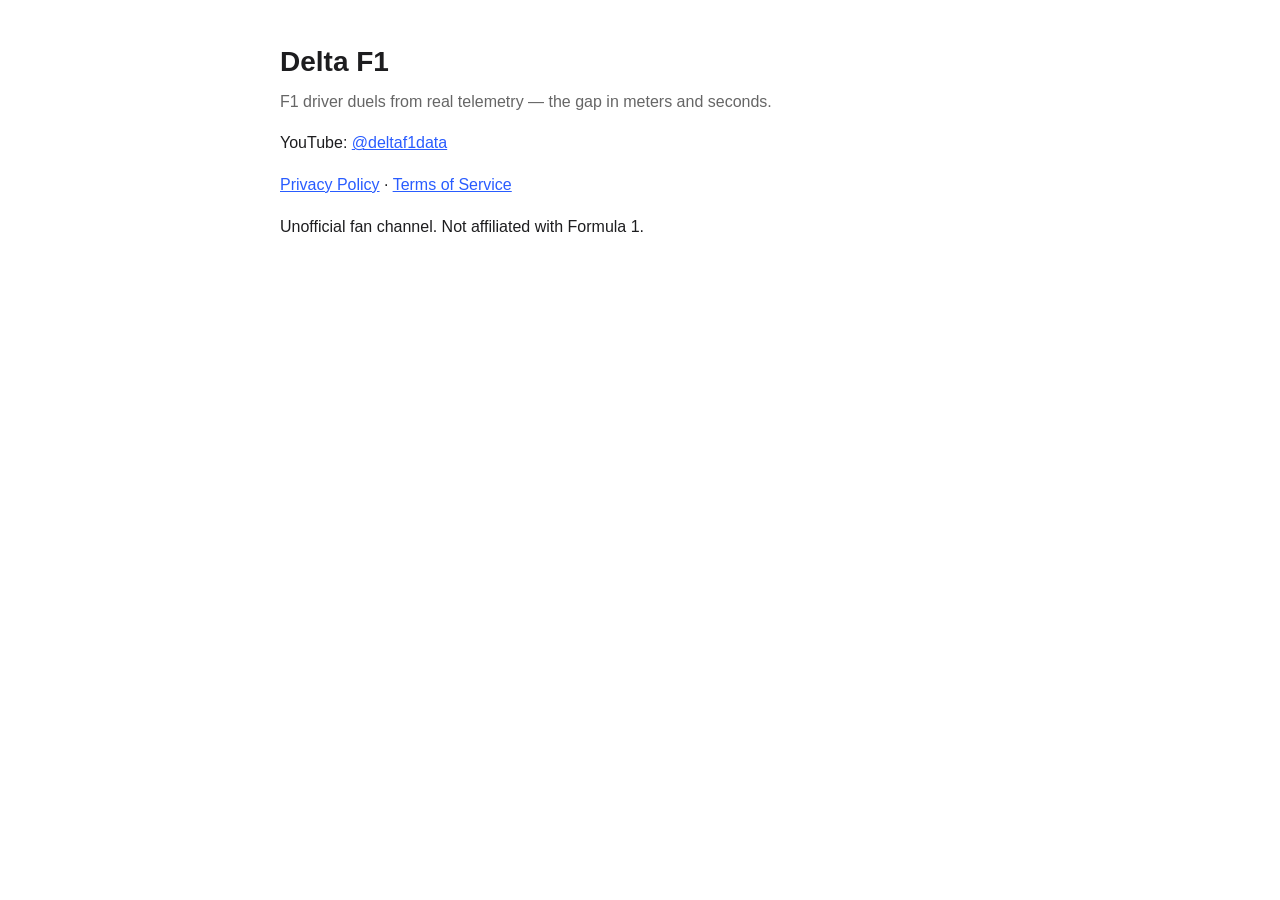
<file: index.html>
<!doctype html><html lang="en"><head><meta charset="utf-8"><meta name="viewport" content="width=device-width,initial-scale=1">
<title>Delta F1</title><link rel="stylesheet" href="style.css"></head><body>
<h1>Delta F1</h1><p class="sub">F1 driver duels from real telemetry — the gap in meters and seconds.</p>
<p>YouTube: <a href="https://www.youtube.com/@deltaf1data">@deltaf1data</a></p>
<p><a href="privacy.html">Privacy Policy</a> · <a href="terms.html">Terms of Service</a></p>
<p>Unofficial fan channel. Not affiliated with Formula 1.</p></body></html>
</file>
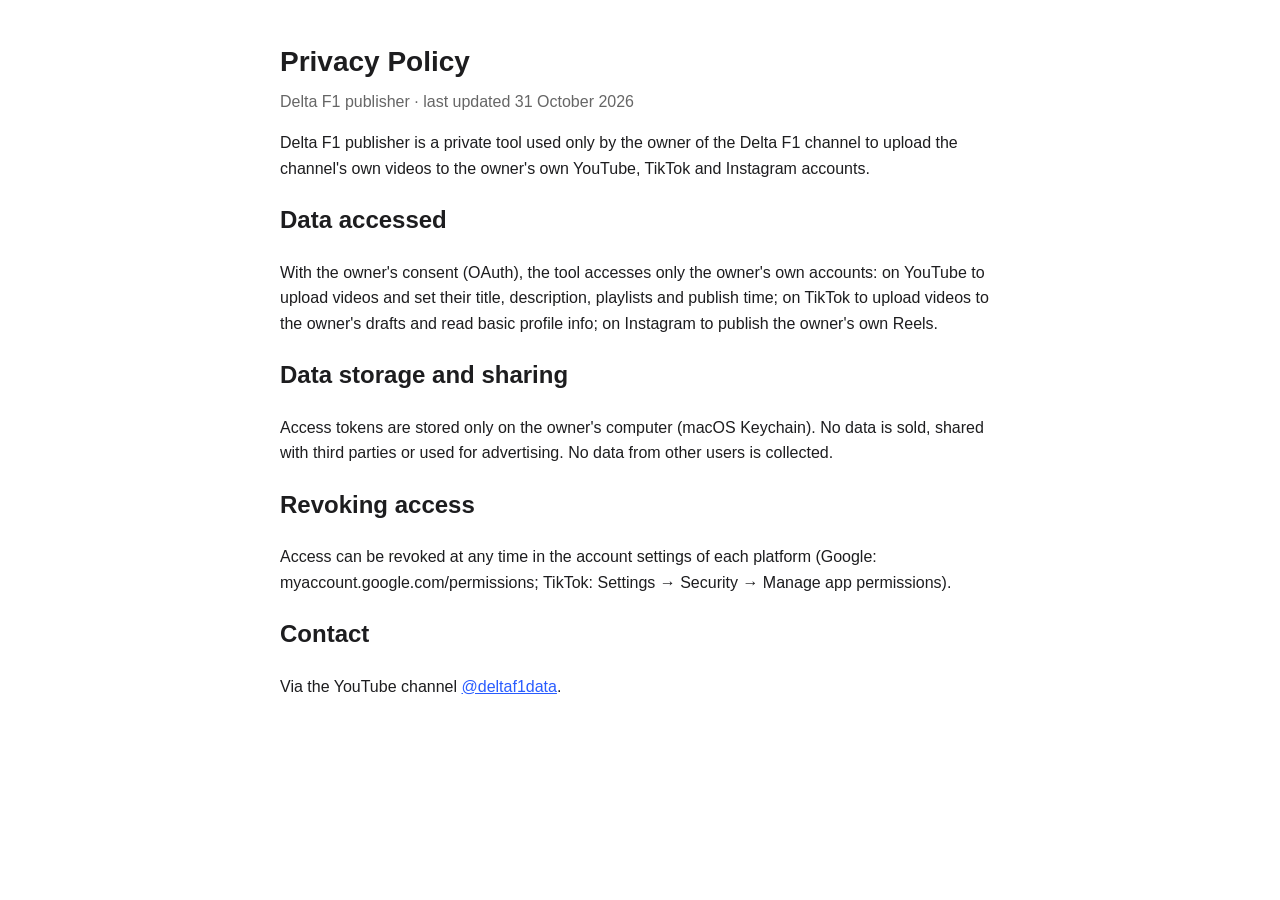
<file: privacy.html>
<!doctype html><html lang="en"><head><meta charset="utf-8"><meta name="viewport" content="width=device-width,initial-scale=1">
<title>Privacy Policy — Delta F1 publisher</title><link rel="stylesheet" href="style.css"></head><body>
<h1>Privacy Policy</h1><p class="sub">Delta F1 publisher · last updated 31 October 2026</p>
<p>Delta F1 publisher is a private tool used only by the owner of the Delta F1 channel to upload the channel's own videos to the owner's own YouTube, TikTok and Instagram accounts.</p>
<h2>Data accessed</h2>
<p>With the owner's consent (OAuth), the tool accesses only the owner's own accounts: on YouTube to upload videos and set their title, description, playlists and publish time; on TikTok to upload videos to the owner's drafts and read basic profile info; on Instagram to publish the owner's own Reels.</p>
<h2>Data storage and sharing</h2>
<p>Access tokens are stored only on the owner's computer (macOS Keychain). No data is sold, shared with third parties or used for advertising. No data from other users is collected.</p>
<h2>Revoking access</h2>
<p>Access can be revoked at any time in the account settings of each platform (Google: myaccount.google.com/permissions; TikTok: Settings → Security → Manage app permissions).</p>
<h2>Contact</h2>
<p>Via the YouTube channel <a href="https://www.youtube.com/@deltaf1data">@deltaf1data</a>.</p>
</body></html>
</file>
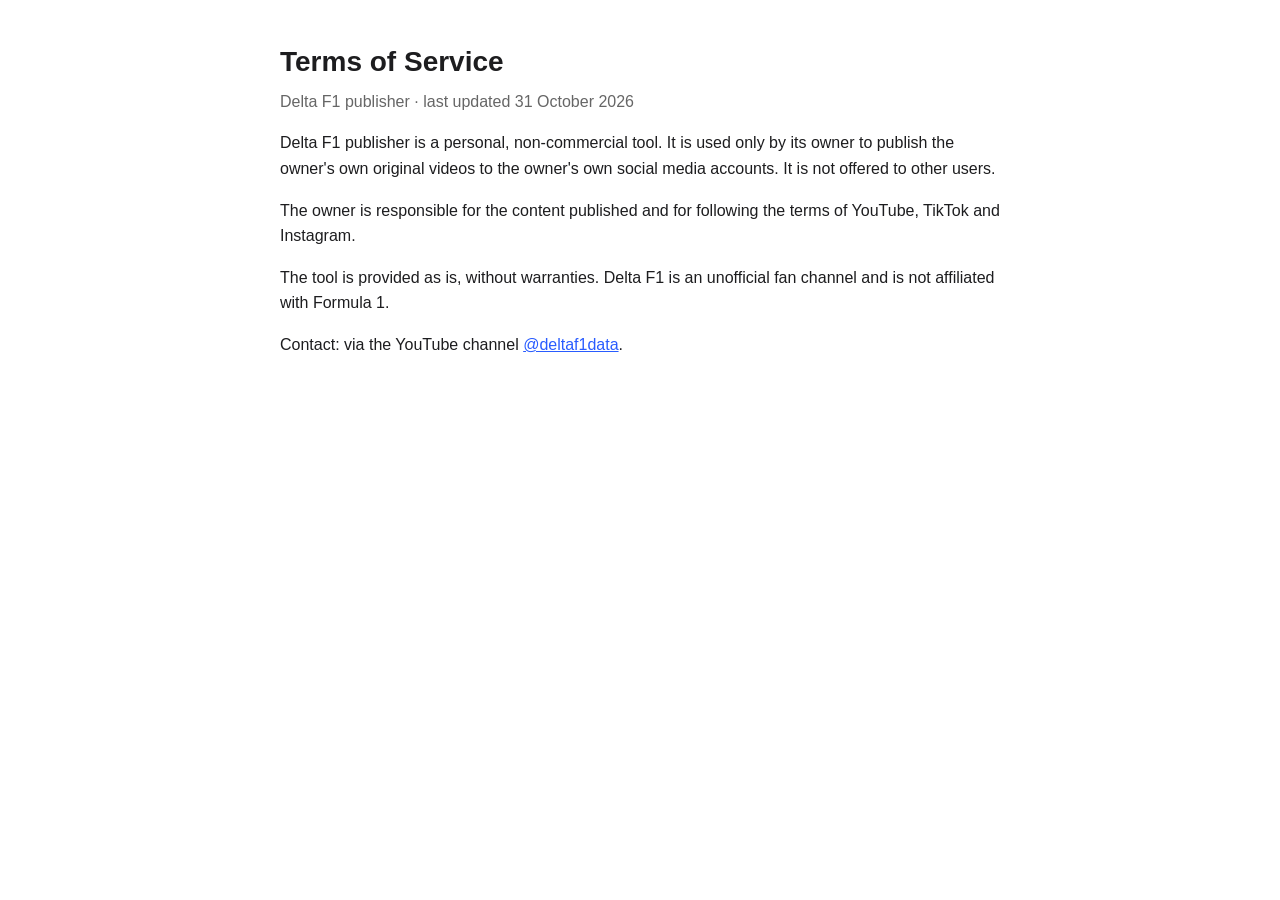
<file: terms.html>
<!doctype html><html lang="en"><head><meta charset="utf-8"><meta name="viewport" content="width=device-width,initial-scale=1">
<title>Terms of Service — Delta F1 publisher</title><link rel="stylesheet" href="style.css"></head><body>
<h1>Terms of Service</h1><p class="sub">Delta F1 publisher · last updated 31 October 2026</p>
<p>Delta F1 publisher is a personal, non-commercial tool. It is used only by its owner to publish the owner's own original videos to the owner's own social media accounts. It is not offered to other users.</p>
<p>The owner is responsible for the content published and for following the terms of YouTube, TikTok and Instagram.</p>
<p>The tool is provided as is, without warranties. Delta F1 is an unofficial fan channel and is not affiliated with Formula 1.</p>
<p>Contact: via the YouTube channel <a href="https://www.youtube.com/@deltaf1data">@deltaf1data</a>.</p>
</body></html>
</file>
<file: style.css>
body{font:16px/1.6 -apple-system,Segoe UI,Inter,sans-serif;max-width:720px;margin:40px auto;padding:0 16px;color:#1d1d1f;background:#fff}
h1{font-size:28px;margin-bottom:4px}p.sub{color:#666;margin-top:0}a{color:#295cff}
@media (prefers-color-scheme:dark){body{color:#ededed;background:#0c0e12}p.sub{color:#9a9fa8}a{color:#ffd11a}}
</file>
